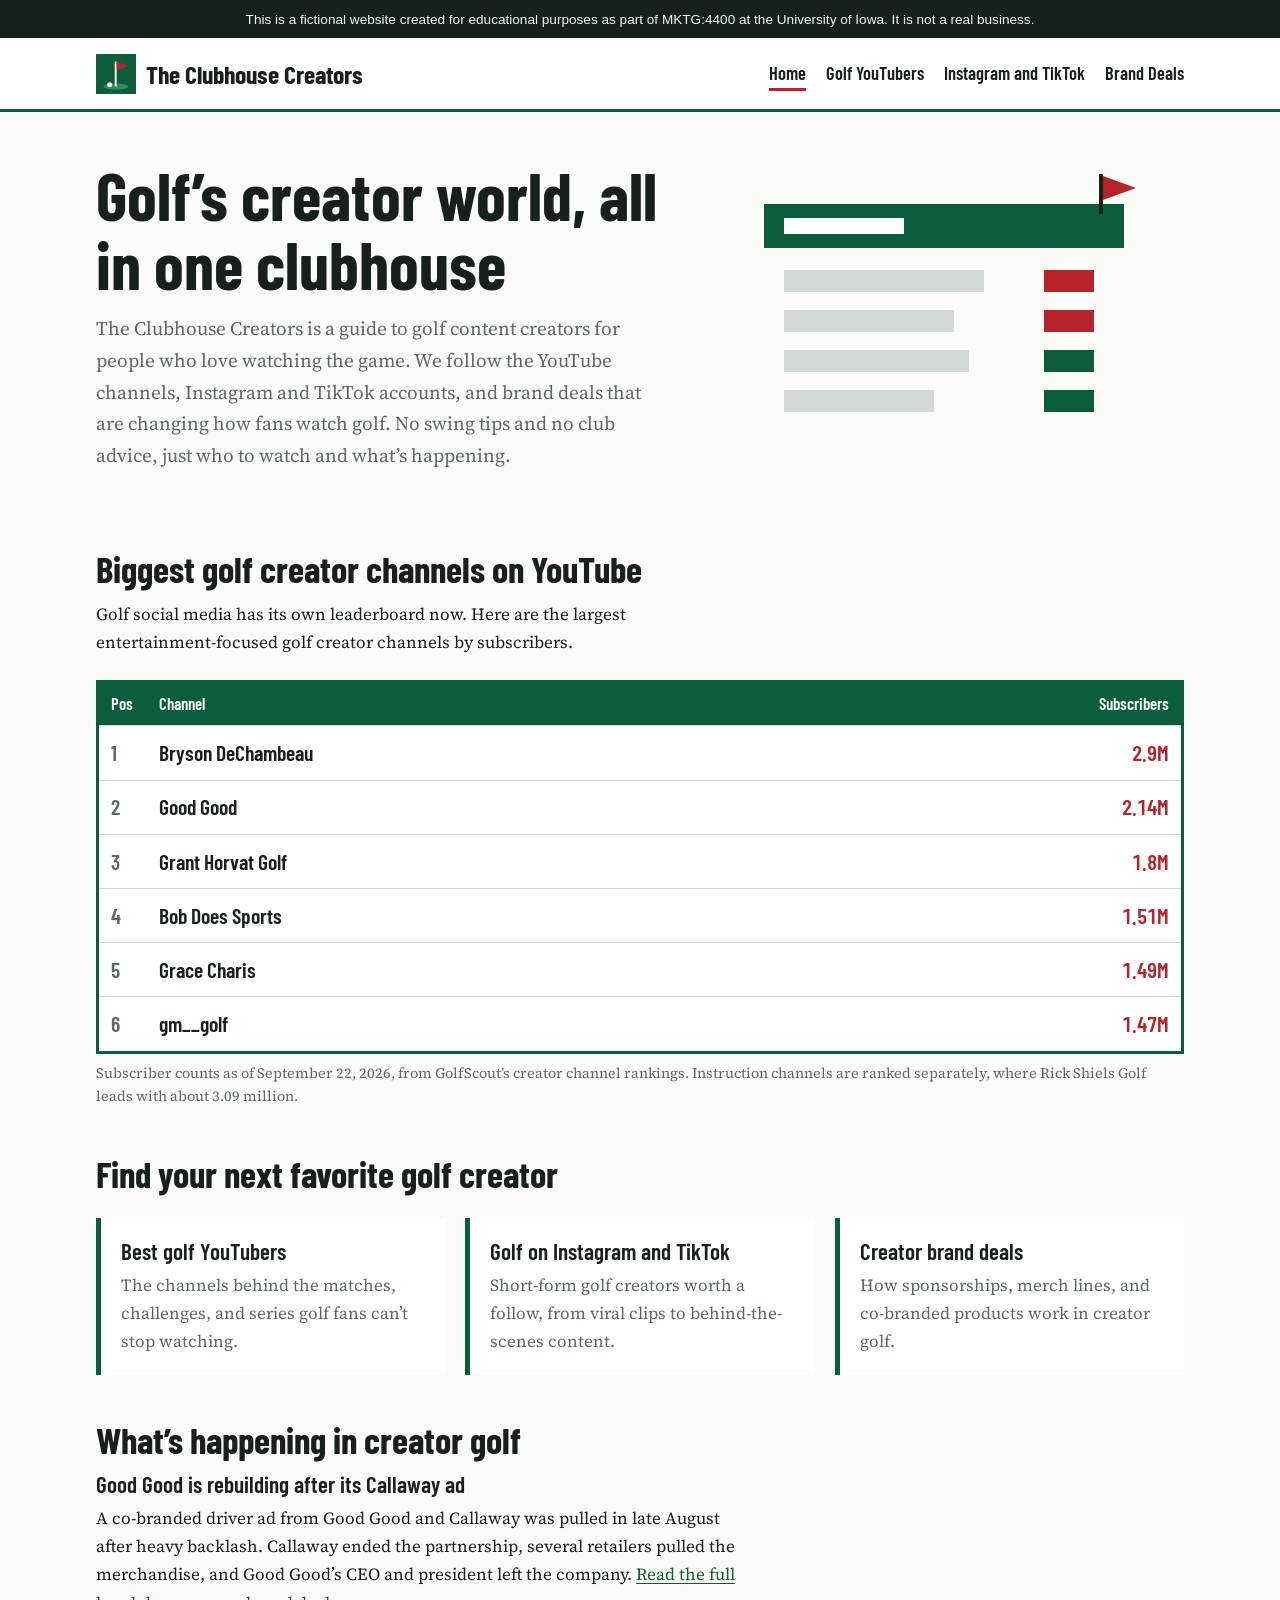
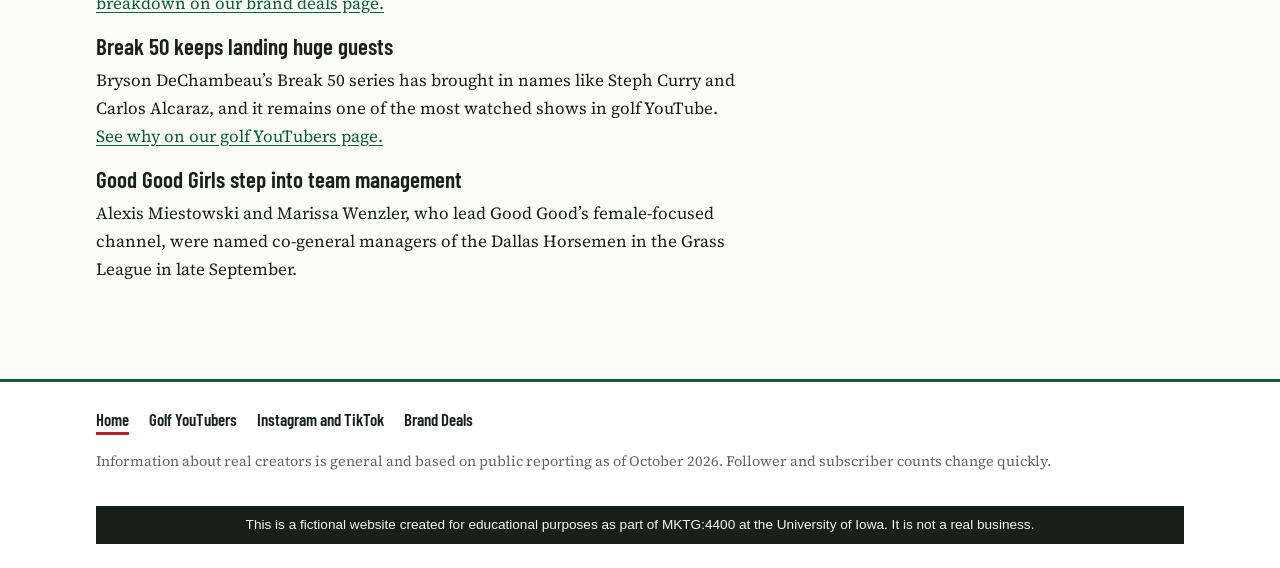
<file: index.html>
<!DOCTYPE html>
<html lang="en">
<head>
<meta charset="utf-8">
<meta name="viewport" content="width=device-width, initial-scale=1">
  <meta name="google-site-verification" content="6fj3h8ZQY_EG1TK9IlBe2ftBt2E16Rb-j0TkKRofe_Y" />
<title>Golf Content Creators and Golf Social Media Guide | The Clubhouse Creators</title>
<meta name="description" content="A guide to golf content creators for fans who love watching golf. Find the best golf YouTubers, Instagram and TikTok accounts, and creator brand deal news.">
<link rel="icon" href="logo.svg" type="image/svg+xml">
<link rel="preconnect" href="https://fonts.googleapis.com">
<link rel="preconnect" href="https://fonts.gstatic.com" crossorigin>
<link href="https://fonts.googleapis.com/css2?family=Barlow+Condensed:wght@600;700&family=Source+Serif+4:wght@400;600&display=swap" rel="stylesheet">
<link rel="stylesheet" href="styles.css">
</head>
<body>
<p class="notice">This is a fictional website created for educational purposes as part of MKTG:4400 at the University of Iowa. It is not a real business.</p>
<header class="site-header">
  <div class="wrap">
    <a class="brand" href="index.html"><img src="logo.svg" alt="The Clubhouse Creators logo, a red pin flag on a green square" width="40" height="40">The Clubhouse Creators</a>
    <nav class="nav" aria-label="Main"><ul><li><a href="index.html" aria-current="page">Home</a></li><li><a href="golf-youtubers.html">Golf YouTubers</a></li><li><a href="golf-influencers.html">Instagram and TikTok</a></li><li><a href="golf-brand-deals.html">Brand Deals</a></li></ul></nav>
  </div>
</header>
<main>
<div class="wrap">

<section class="intro">
  <div>
    <h1>Golf’s creator world, all in one clubhouse</h1>
    <p class="lede">The Clubhouse Creators is a guide to golf content creators for people who love watching the game. We follow the YouTube channels, Instagram and TikTok accounts, and brand deals that are changing how fans watch golf. No swing tips and no club advice, just who to watch and what’s happening.</p>
  </div>
  <img src="img-home.svg" alt="Illustration of a golf tournament leaderboard with a red pin flag, representing our rankings of golf content creators" width="400" height="300">
</section>

<h2>Biggest golf creator channels on YouTube</h2>
<p class="prose">Golf social media has its own leaderboard now. Here are the largest entertainment-focused golf creator channels by subscribers.</p>
<div class="board" role="table" aria-label="Golf creator channels ranked by YouTube subscribers">
  <div class="board-head" role="row"><span role="columnheader">Pos</span><span role="columnheader">Channel</span><span role="columnheader" style="text-align:right">Subscribers</span></div>
  <div class="board-row" role="row"><span class="pos" role="cell">1</span><span role="cell">Bryson DeChambeau</span><span class="num" role="cell">2.9M</span></div>
  <div class="board-row" role="row"><span class="pos" role="cell">2</span><span role="cell">Good Good</span><span class="num" role="cell">2.14M</span></div>
  <div class="board-row" role="row"><span class="pos" role="cell">3</span><span role="cell">Grant Horvat Golf</span><span class="num" role="cell">1.8M</span></div>
  <div class="board-row" role="row"><span class="pos" role="cell">4</span><span role="cell">Bob Does Sports</span><span class="num" role="cell">1.51M</span></div>
  <div class="board-row" role="row"><span class="pos" role="cell">5</span><span role="cell">Grace Charis</span><span class="num" role="cell">1.49M</span></div>
  <div class="board-row" role="row"><span class="pos" role="cell">6</span><span role="cell">gm__golf</span><span class="num" role="cell">1.47M</span></div>
</div>
<p class="source">Subscriber counts as of September 22, 2026, from GolfScout’s creator channel rankings. Instruction channels are ranked separately, where Rick Shiels Golf leads with about 3.09 million.</p>

<h2>Find your next favorite golf creator</h2>
<div class="sections">
  <a class="section-link" href="golf-youtubers.html"><h3>Best golf YouTubers</h3><p>The channels behind the matches, challenges, and series golf fans can’t stop watching.</p></a>
  <a class="section-link" href="golf-influencers.html"><h3>Golf on Instagram and TikTok</h3><p>Short-form golf creators worth a follow, from viral clips to behind-the-scenes content.</p></a>
  <a class="section-link" href="golf-brand-deals.html"><h3>Creator brand deals</h3><p>How sponsorships, merch lines, and co-branded products work in creator golf.</p></a>
</div>

<h2>What’s happening in creator golf</h2>
<div class="prose">
  <h3>Good Good is rebuilding after its Callaway ad</h3>
  <p>A co-branded driver ad from Good Good and Callaway was pulled in late August after heavy backlash. Callaway ended the partnership, several retailers pulled the merchandise, and Good Good’s CEO and president left the company. <a href="golf-brand-deals.html">Read the full breakdown on our brand deals page.</a></p>
  <h3>Break 50 keeps landing huge guests</h3>
  <p>Bryson DeChambeau’s Break 50 series has brought in names like Steph Curry and Carlos Alcaraz, and it remains one of the most watched shows in golf YouTube. <a href="golf-youtubers.html">See why on our golf YouTubers page.</a></p>
  <h3>Good Good Girls step into team management</h3>
  <p>Alexis Miestowski and Marissa Wenzler, who lead Good Good’s female-focused channel, were named co-general managers of the Dallas Horsemen in the Grass League in late September.</p>
</div>

</div>
</main>
<footer class="site-footer">
  <div class="wrap">
    <nav class="nav" aria-label="Footer"><ul><li><a href="index.html" aria-current="page">Home</a></li><li><a href="golf-youtubers.html">Golf YouTubers</a></li><li><a href="golf-influencers.html">Instagram and TikTok</a></li><li><a href="golf-brand-deals.html">Brand Deals</a></li></ul></nav>
    <p class="small">Information about real creators is general and based on public reporting as of October 2026. Follower and subscriber counts change quickly.</p>
    <p class="notice">This is a fictional website created for educational purposes as part of MKTG:4400 at the University of Iowa. It is not a real business.</p>
  </div>
</footer>
</body>
</html>
</file>
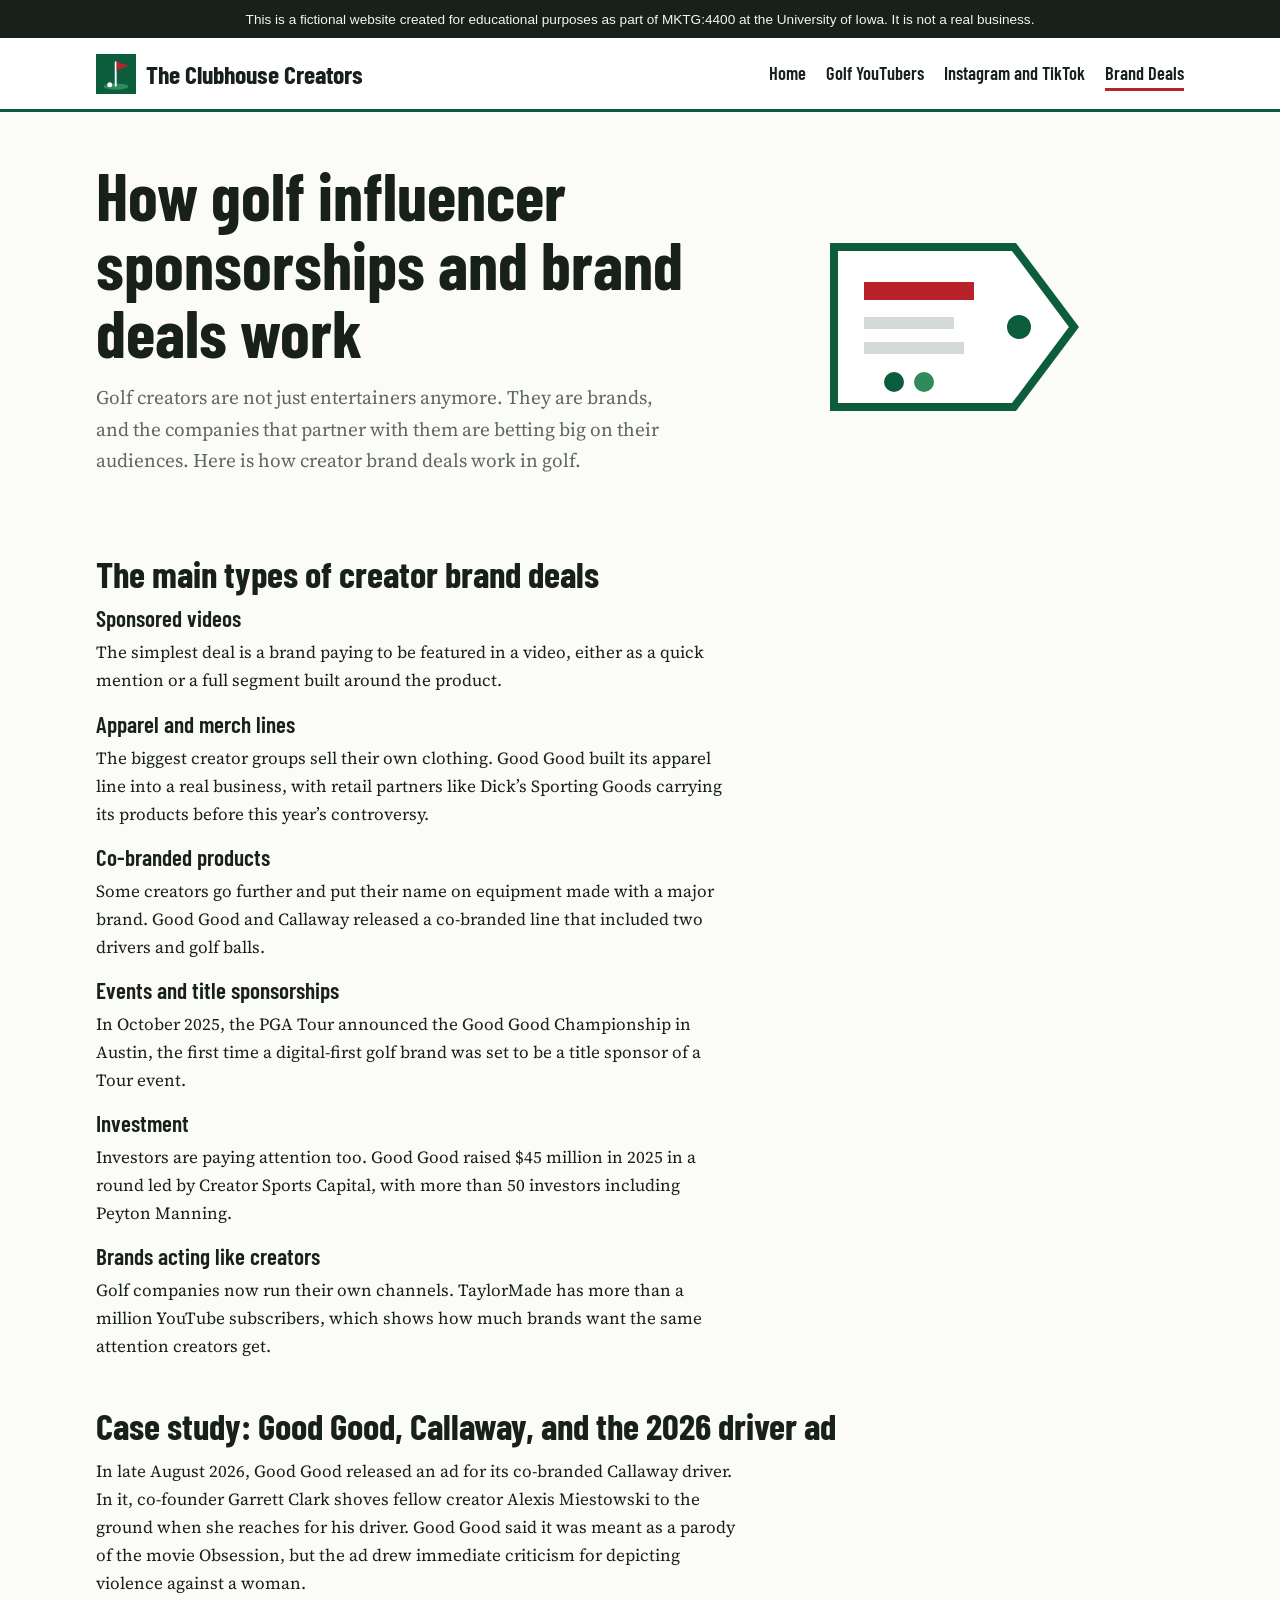
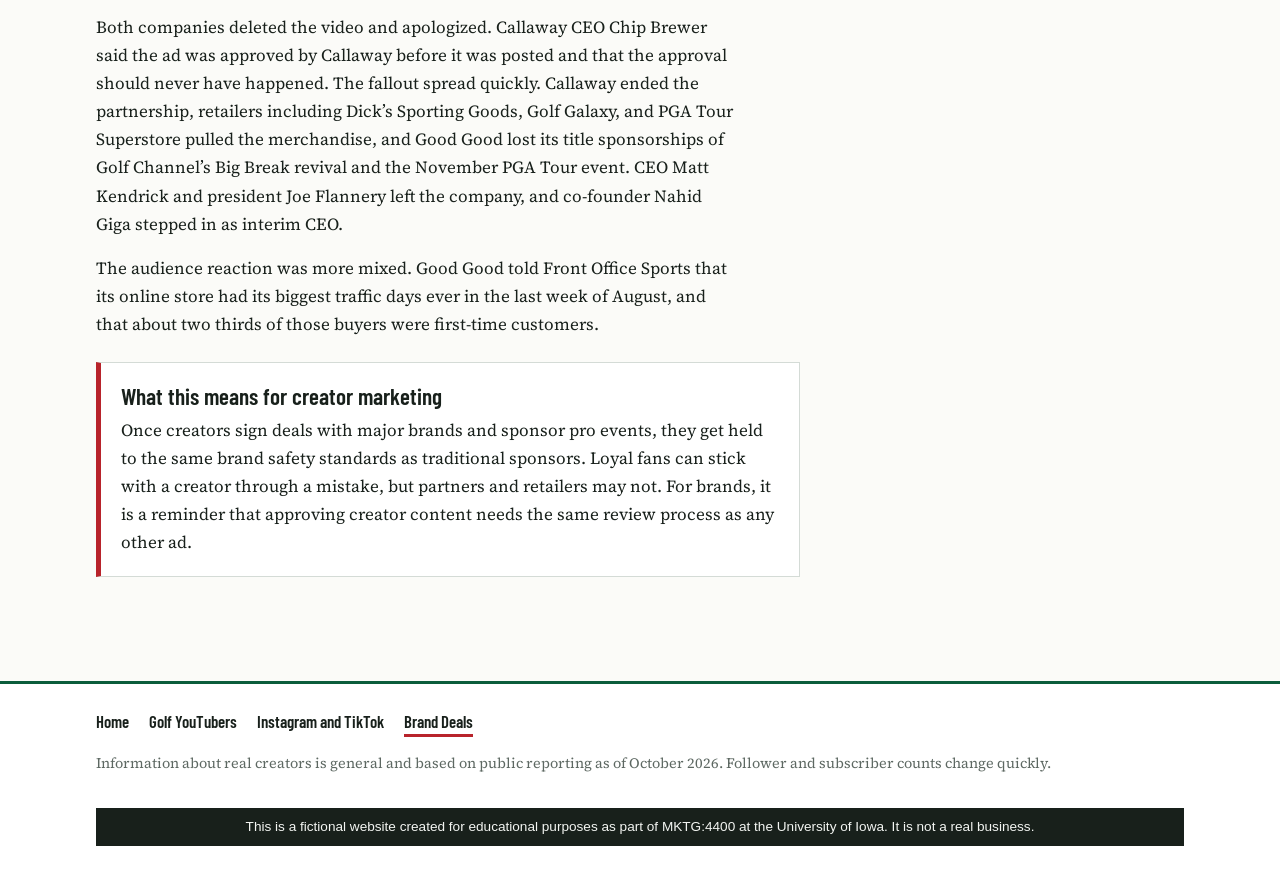
<file: golf-brand-deals.html>
<!DOCTYPE html>
<html lang="en">
<head>
<meta charset="utf-8">
<meta name="viewport" content="width=device-width, initial-scale=1">
<title>Golf Influencer Sponsorships and Creator Brand Deals | The Clubhouse Creators</title>
<meta name="description" content="How golf influencer sponsorships and creator brand deals work, from merch lines to title sponsorships, plus a case study on Good Good and Callaway.">
<link rel="icon" href="logo.svg" type="image/svg+xml">
<link rel="preconnect" href="https://fonts.googleapis.com">
<link rel="preconnect" href="https://fonts.gstatic.com" crossorigin>
<link href="https://fonts.googleapis.com/css2?family=Barlow+Condensed:wght@600;700&family=Source+Serif+4:wght@400;600&display=swap" rel="stylesheet">
<link rel="stylesheet" href="styles.css">
</head>
<body>
<p class="notice">This is a fictional website created for educational purposes as part of MKTG:4400 at the University of Iowa. It is not a real business.</p>
<header class="site-header">
  <div class="wrap">
    <a class="brand" href="index.html"><img src="logo.svg" alt="The Clubhouse Creators logo, a red pin flag on a green square" width="40" height="40">The Clubhouse Creators</a>
    <nav class="nav" aria-label="Main"><ul><li><a href="index.html">Home</a></li><li><a href="golf-youtubers.html">Golf YouTubers</a></li><li><a href="golf-influencers.html">Instagram and TikTok</a></li><li><a href="golf-brand-deals.html" aria-current="page">Brand Deals</a></li></ul></nav>
  </div>
</header>
<main>
<div class="wrap">

<section class="intro">
  <div>
    <h1>How golf influencer sponsorships and brand deals work</h1>
    <p class="lede">Golf creators are not just entertainers anymore. They are brands, and the companies that partner with them are betting big on their audiences. Here is how creator brand deals work in golf.</p>
  </div>
  <img src="img-deals.svg" alt="Illustration of a sponsorship price tag, representing golf creator brand deals" width="400" height="300">
</section>

<h2>The main types of creator brand deals</h2>
<div class="prose">
  <h3>Sponsored videos</h3>
  <p>The simplest deal is a brand paying to be featured in a video, either as a quick mention or a full segment built around the product.</p>
  <h3>Apparel and merch lines</h3>
  <p>The biggest creator groups sell their own clothing. Good Good built its apparel line into a real business, with retail partners like Dick’s Sporting Goods carrying its products before this year’s controversy.</p>
  <h3>Co-branded products</h3>
  <p>Some creators go further and put their name on equipment made with a major brand. Good Good and Callaway released a co-branded line that included two drivers and golf balls.</p>
  <h3>Events and title sponsorships</h3>
  <p>In October 2025, the PGA Tour announced the Good Good Championship in Austin, the first time a digital-first golf brand was set to be a title sponsor of a Tour event.</p>
  <h3>Investment</h3>
  <p>Investors are paying attention too. Good Good raised $45 million in 2025 in a round led by Creator Sports Capital, with more than 50 investors including Peyton Manning.</p>
  <h3>Brands acting like creators</h3>
  <p>Golf companies now run their own channels. TaylorMade has more than a million YouTube subscribers, which shows how much brands want the same attention creators get.</p>
</div>

<h2>Case study: Good Good, Callaway, and the 2026 driver ad</h2>
<div class="prose">
  <p>In late August 2026, Good Good released an ad for its co-branded Callaway driver. In it, co-founder Garrett Clark shoves fellow creator Alexis Miestowski to the ground when she reaches for his driver. Good Good said it was meant as a parody of the movie Obsession, but the ad drew immediate criticism for depicting violence against a woman.</p>
  <p>Both companies deleted the video and apologized. Callaway CEO Chip Brewer said the ad was approved by Callaway before it was posted and that the approval should never have happened. The fallout spread quickly. Callaway ended the partnership, retailers including Dick’s Sporting Goods, Golf Galaxy, and PGA Tour Superstore pulled the merchandise, and Good Good lost its title sponsorships of Golf Channel’s Big Break revival and the November PGA Tour event. CEO Matt Kendrick and president Joe Flannery left the company, and co-founder Nahid Giga stepped in as interim CEO.</p>
  <p>The audience reaction was more mixed. Good Good told Front Office Sports that its online store had its biggest traffic days ever in the last week of August, and that about two thirds of those buyers were first-time customers.</p>
</div>

<div class="callout">
  <h3>What this means for creator marketing</h3>
  <p>Once creators sign deals with major brands and sponsor pro events, they get held to the same brand safety standards as traditional sponsors. Loyal fans can stick with a creator through a mistake, but partners and retailers may not. For brands, it is a reminder that approving creator content needs the same review process as any other ad.</p>
</div>

</div>
</main>
<footer class="site-footer">
  <div class="wrap">
    <nav class="nav" aria-label="Footer"><ul><li><a href="index.html">Home</a></li><li><a href="golf-youtubers.html">Golf YouTubers</a></li><li><a href="golf-influencers.html">Instagram and TikTok</a></li><li><a href="golf-brand-deals.html" aria-current="page">Brand Deals</a></li></ul></nav>
    <p class="small">Information about real creators is general and based on public reporting as of October 2026. Follower and subscriber counts change quickly.</p>
    <p class="notice">This is a fictional website created for educational purposes as part of MKTG:4400 at the University of Iowa. It is not a real business.</p>
  </div>
</footer>
</body>
</html>
</file>
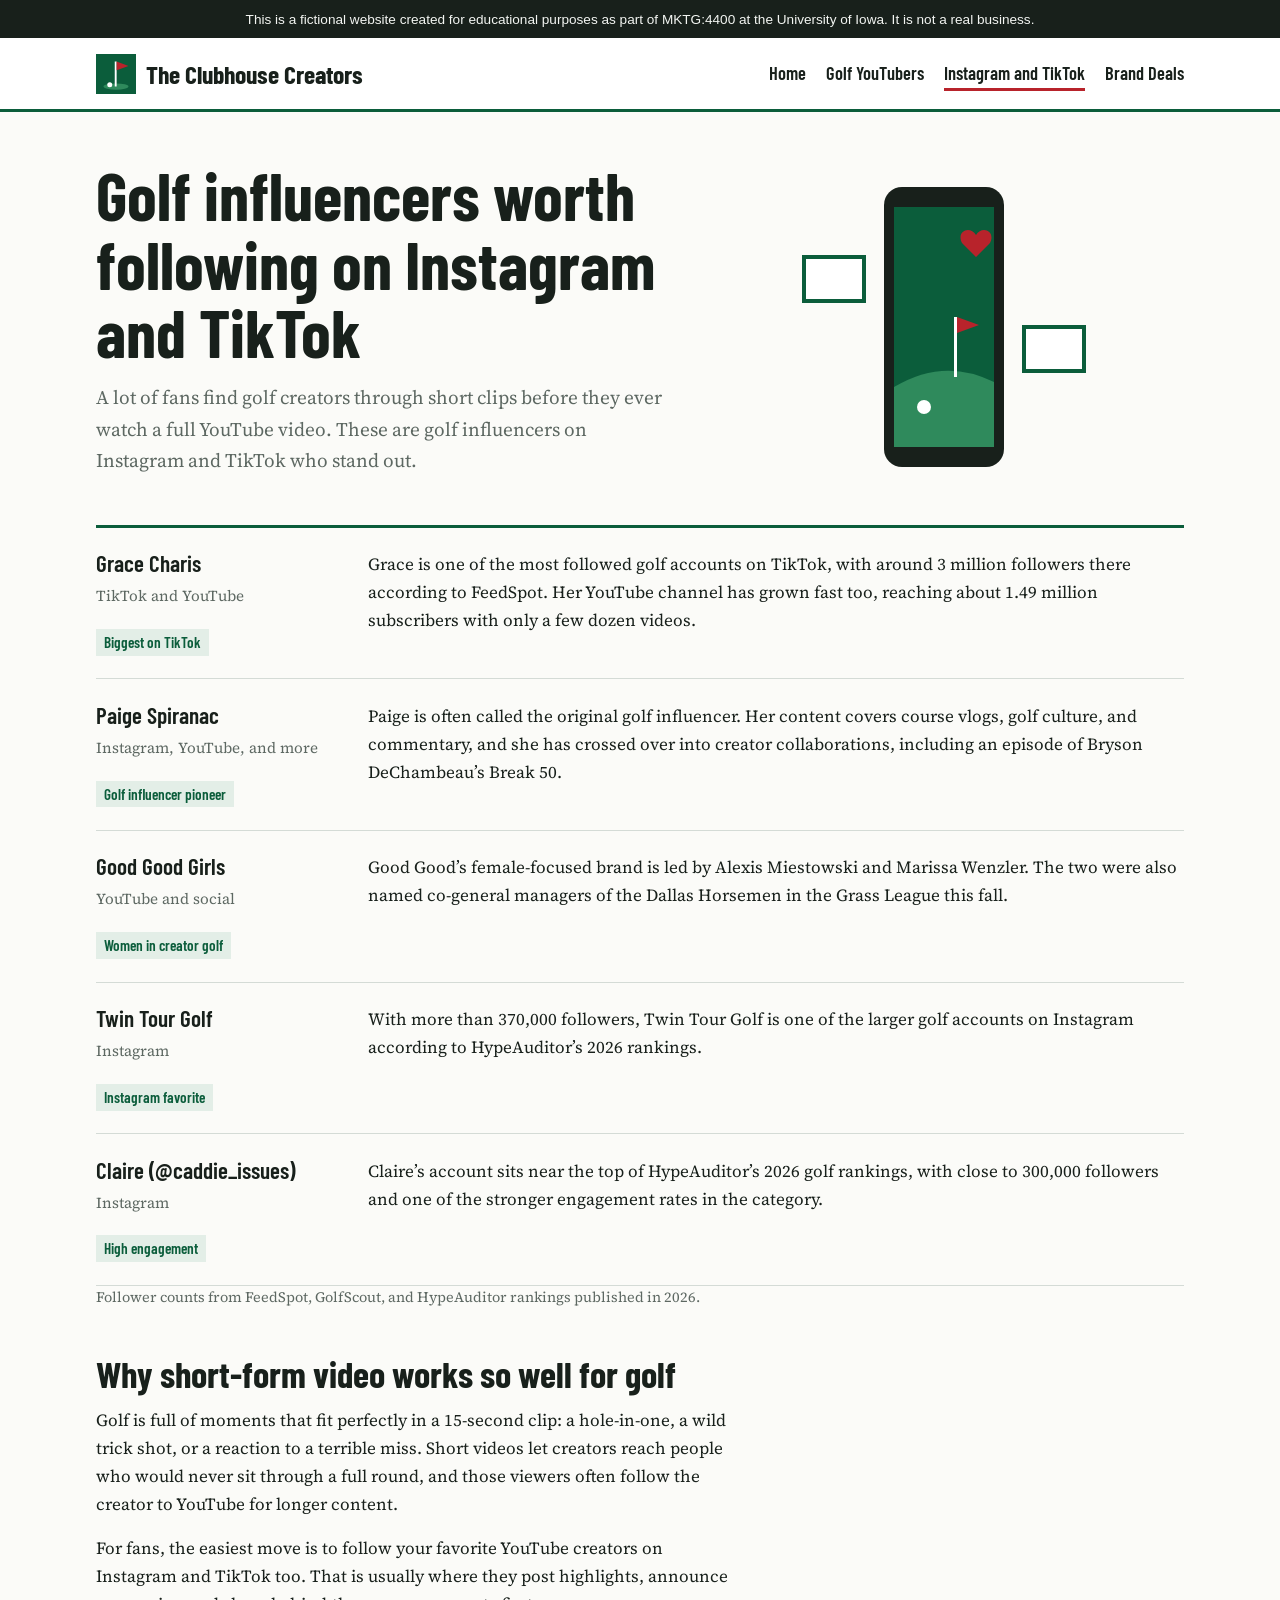
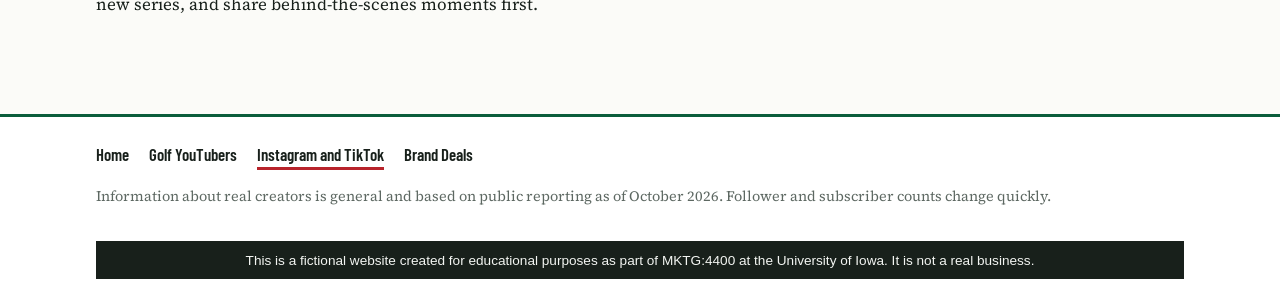
<file: golf-influencers.html>
<!DOCTYPE html>
<html lang="en">
<head>
<meta charset="utf-8">
<meta name="viewport" content="width=device-width, initial-scale=1">
<title>Golf Influencers on Instagram and TikTok | The Clubhouse Creators</title>
<meta name="description" content="Golf influencers worth following on Instagram and TikTok, including Grace Charis and Paige Spiranac, and why short-form video works for golf.">
<link rel="icon" href="logo.svg" type="image/svg+xml">
<link rel="preconnect" href="https://fonts.googleapis.com">
<link rel="preconnect" href="https://fonts.gstatic.com" crossorigin>
<link href="https://fonts.googleapis.com/css2?family=Barlow+Condensed:wght@600;700&family=Source+Serif+4:wght@400;600&display=swap" rel="stylesheet">
<link rel="stylesheet" href="styles.css">
</head>
<body>
<p class="notice">This is a fictional website created for educational purposes as part of MKTG:4400 at the University of Iowa. It is not a real business.</p>
<header class="site-header">
  <div class="wrap">
    <a class="brand" href="index.html"><img src="logo.svg" alt="The Clubhouse Creators logo, a red pin flag on a green square" width="40" height="40">The Clubhouse Creators</a>
    <nav class="nav" aria-label="Main"><ul><li><a href="index.html">Home</a></li><li><a href="golf-youtubers.html">Golf YouTubers</a></li><li><a href="golf-influencers.html" aria-current="page">Instagram and TikTok</a></li><li><a href="golf-brand-deals.html">Brand Deals</a></li></ul></nav>
  </div>
</header>
<main>
<div class="wrap">

<section class="intro">
  <div>
    <h1>Golf influencers worth following on Instagram and TikTok</h1>
    <p class="lede">A lot of fans find golf creators through short clips before they ever watch a full YouTube video. These are golf influencers on Instagram and TikTok who stand out.</p>
  </div>
  <img src="img-social.svg" alt="Illustration of a phone playing a short golf video, representing golf influencers on Instagram and TikTok" width="400" height="300">
</section>

<div class="profiles">
  <article class="profile">
    <div><h3>Grace Charis</h3><p class="meta">TikTok and YouTube</p><span class="tag">Biggest on TikTok</span></div>
    <div><p>Grace is one of the most followed golf accounts on TikTok, with around 3 million followers there according to FeedSpot. Her YouTube channel has grown fast too, reaching about 1.49 million subscribers with only a few dozen videos.</p></div>
  </article>
  <article class="profile">
    <div><h3>Paige Spiranac</h3><p class="meta">Instagram, YouTube, and more</p><span class="tag">Golf influencer pioneer</span></div>
    <div><p>Paige is often called the original golf influencer. Her content covers course vlogs, golf culture, and commentary, and she has crossed over into creator collaborations, including an episode of Bryson DeChambeau’s Break 50.</p></div>
  </article>
  <article class="profile">
    <div><h3>Good Good Girls</h3><p class="meta">YouTube and social</p><span class="tag">Women in creator golf</span></div>
    <div><p>Good Good’s female-focused brand is led by Alexis Miestowski and Marissa Wenzler. The two were also named co-general managers of the Dallas Horsemen in the Grass League this fall.</p></div>
  </article>
  <article class="profile">
    <div><h3>Twin Tour Golf</h3><p class="meta">Instagram</p><span class="tag">Instagram favorite</span></div>
    <div><p>With more than 370,000 followers, Twin Tour Golf is one of the larger golf accounts on Instagram according to HypeAuditor’s 2026 rankings.</p></div>
  </article>
  <article class="profile">
    <div><h3>Claire (@caddie_issues)</h3><p class="meta">Instagram</p><span class="tag">High engagement</span></div>
    <div><p>Claire’s account sits near the top of HypeAuditor’s 2026 golf rankings, with close to 300,000 followers and one of the stronger engagement rates in the category.</p></div>
  </article>
</div>
<p class="source">Follower counts from FeedSpot, GolfScout, and HypeAuditor rankings published in 2026.</p>

<h2>Why short-form video works so well for golf</h2>
<div class="prose">
  <p>Golf is full of moments that fit perfectly in a 15-second clip: a hole-in-one, a wild trick shot, or a reaction to a terrible miss. Short videos let creators reach people who would never sit through a full round, and those viewers often follow the creator to YouTube for longer content.</p>
  <p>For fans, the easiest move is to follow your favorite YouTube creators on Instagram and TikTok too. That is usually where they post highlights, announce new series, and share behind-the-scenes moments first.</p>
</div>

</div>
</main>
<footer class="site-footer">
  <div class="wrap">
    <nav class="nav" aria-label="Footer"><ul><li><a href="index.html">Home</a></li><li><a href="golf-youtubers.html">Golf YouTubers</a></li><li><a href="golf-influencers.html" aria-current="page">Instagram and TikTok</a></li><li><a href="golf-brand-deals.html">Brand Deals</a></li></ul></nav>
    <p class="small">Information about real creators is general and based on public reporting as of October 2026. Follower and subscriber counts change quickly.</p>
    <p class="notice">This is a fictional website created for educational purposes as part of MKTG:4400 at the University of Iowa. It is not a real business.</p>
  </div>
</footer>
</body>
</html>
</file>
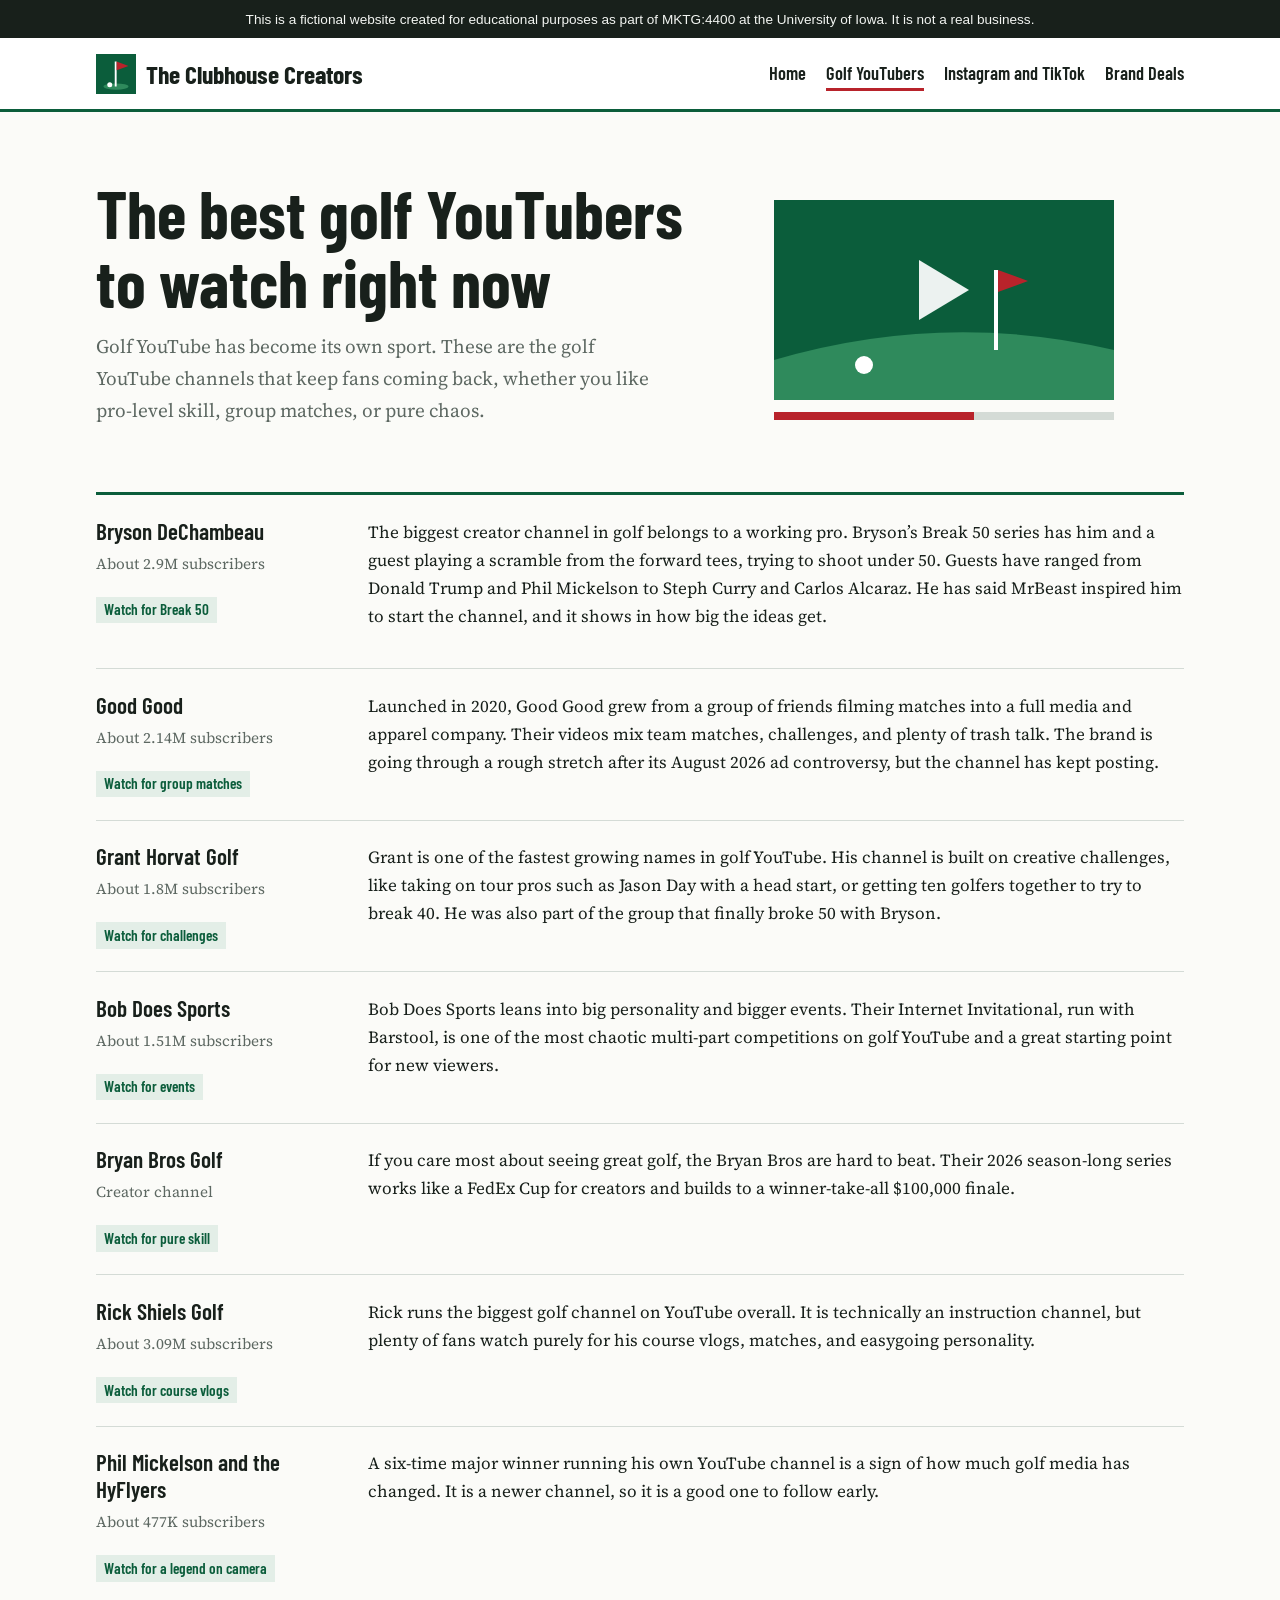
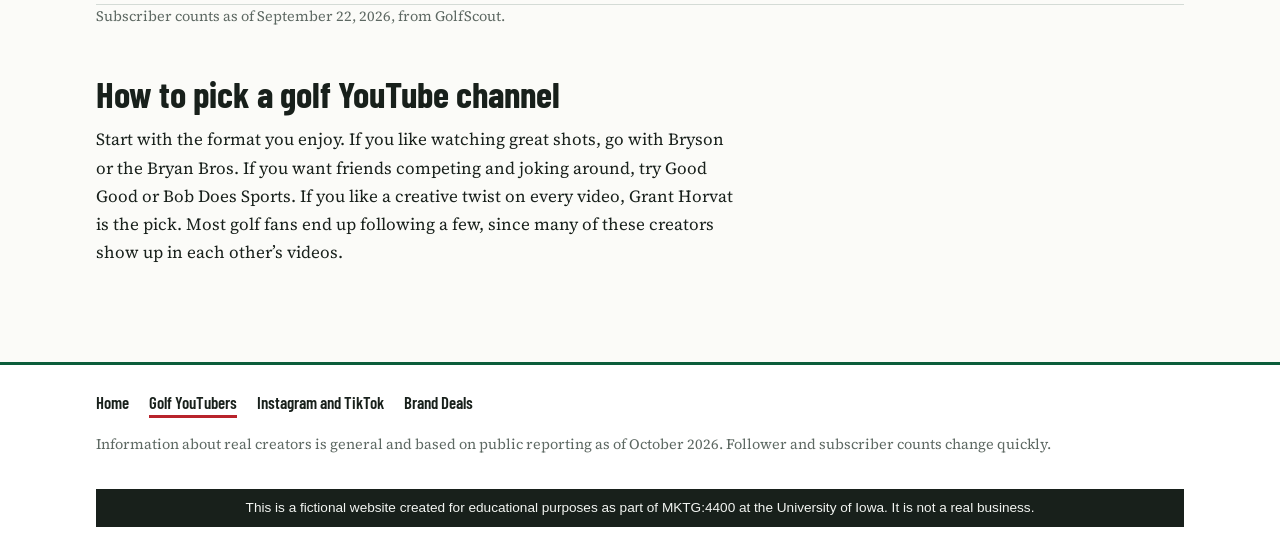
<file: golf-youtubers.html>
<!DOCTYPE html>
<html lang="en">
<head>
<meta charset="utf-8">
<meta name="viewport" content="width=device-width, initial-scale=1">
<title>Best Golf YouTubers and Channels to Watch in 2026 | The Clubhouse Creators</title>
<meta name="description" content="The best golf YouTubers to watch, from Bryson DeChambeau’s Break 50 to Good Good, Grant Horvat, and Bob Does Sports, plus how to pick a channel.">
<link rel="icon" href="logo.svg" type="image/svg+xml">
<link rel="preconnect" href="https://fonts.googleapis.com">
<link rel="preconnect" href="https://fonts.gstatic.com" crossorigin>
<link href="https://fonts.googleapis.com/css2?family=Barlow+Condensed:wght@600;700&family=Source+Serif+4:wght@400;600&display=swap" rel="stylesheet">
<link rel="stylesheet" href="styles.css">
</head>
<body>
<p class="notice">This is a fictional website created for educational purposes as part of MKTG:4400 at the University of Iowa. It is not a real business.</p>
<header class="site-header">
  <div class="wrap">
    <a class="brand" href="index.html"><img src="logo.svg" alt="The Clubhouse Creators logo, a red pin flag on a green square" width="40" height="40">The Clubhouse Creators</a>
    <nav class="nav" aria-label="Main"><ul><li><a href="index.html">Home</a></li><li><a href="golf-youtubers.html" aria-current="page">Golf YouTubers</a></li><li><a href="golf-influencers.html">Instagram and TikTok</a></li><li><a href="golf-brand-deals.html">Brand Deals</a></li></ul></nav>
  </div>
</header>
<main>
<div class="wrap">

<section class="intro">
  <div>
    <h1>The best golf YouTubers to watch right now</h1>
    <p class="lede">Golf YouTube has become its own sport. These are the golf YouTube channels that keep fans coming back, whether you like pro-level skill, group matches, or pure chaos.</p>
  </div>
  <img src="img-youtube.svg" alt="Illustration of a golf video with a play button over a green and pin flag, representing the best golf YouTube channels" width="400" height="300">
</section>

<div class="profiles">
  <article class="profile">
    <div><h3>Bryson DeChambeau</h3><p class="meta">About 2.9M subscribers</p><span class="tag">Watch for Break 50</span></div>
    <div><p>The biggest creator channel in golf belongs to a working pro. Bryson’s Break 50 series has him and a guest playing a scramble from the forward tees, trying to shoot under 50. Guests have ranged from Donald Trump and Phil Mickelson to Steph Curry and Carlos Alcaraz. He has said MrBeast inspired him to start the channel, and it shows in how big the ideas get.</p></div>
  </article>
  <article class="profile">
    <div><h3>Good Good</h3><p class="meta">About 2.14M subscribers</p><span class="tag">Watch for group matches</span></div>
    <div><p>Launched in 2020, Good Good grew from a group of friends filming matches into a full media and apparel company. Their videos mix team matches, challenges, and plenty of trash talk. The brand is going through a rough stretch after its August 2026 ad controversy, but the channel has kept posting.</p></div>
  </article>
  <article class="profile">
    <div><h3>Grant Horvat Golf</h3><p class="meta">About 1.8M subscribers</p><span class="tag">Watch for challenges</span></div>
    <div><p>Grant is one of the fastest growing names in golf YouTube. His channel is built on creative challenges, like taking on tour pros such as Jason Day with a head start, or getting ten golfers together to try to break 40. He was also part of the group that finally broke 50 with Bryson.</p></div>
  </article>
  <article class="profile">
    <div><h3>Bob Does Sports</h3><p class="meta">About 1.51M subscribers</p><span class="tag">Watch for events</span></div>
    <div><p>Bob Does Sports leans into big personality and bigger events. Their Internet Invitational, run with Barstool, is one of the most chaotic multi-part competitions on golf YouTube and a great starting point for new viewers.</p></div>
  </article>
  <article class="profile">
    <div><h3>Bryan Bros Golf</h3><p class="meta">Creator channel</p><span class="tag">Watch for pure skill</span></div>
    <div><p>If you care most about seeing great golf, the Bryan Bros are hard to beat. Their 2026 season-long series works like a FedEx Cup for creators and builds to a winner-take-all $100,000 finale.</p></div>
  </article>
  <article class="profile">
    <div><h3>Rick Shiels Golf</h3><p class="meta">About 3.09M subscribers</p><span class="tag">Watch for course vlogs</span></div>
    <div><p>Rick runs the biggest golf channel on YouTube overall. It is technically an instruction channel, but plenty of fans watch purely for his course vlogs, matches, and easygoing personality.</p></div>
  </article>
  <article class="profile">
    <div><h3>Phil Mickelson and the HyFlyers</h3><p class="meta">About 477K subscribers</p><span class="tag">Watch for a legend on camera</span></div>
    <div><p>A six-time major winner running his own YouTube channel is a sign of how much golf media has changed. It is a newer channel, so it is a good one to follow early.</p></div>
  </article>
</div>
<p class="source">Subscriber counts as of September 22, 2026, from GolfScout.</p>

<h2>How to pick a golf YouTube channel</h2>
<div class="prose">
  <p>Start with the format you enjoy. If you like watching great shots, go with Bryson or the Bryan Bros. If you want friends competing and joking around, try Good Good or Bob Does Sports. If you like a creative twist on every video, Grant Horvat is the pick. Most golf fans end up following a few, since many of these creators show up in each other’s videos.</p>
</div>

</div>
</main>
<footer class="site-footer">
  <div class="wrap">
    <nav class="nav" aria-label="Footer"><ul><li><a href="index.html">Home</a></li><li><a href="golf-youtubers.html" aria-current="page">Golf YouTubers</a></li><li><a href="golf-influencers.html">Instagram and TikTok</a></li><li><a href="golf-brand-deals.html">Brand Deals</a></li></ul></nav>
    <p class="small">Information about real creators is general and based on public reporting as of October 2026. Follower and subscriber counts change quickly.</p>
    <p class="notice">This is a fictional website created for educational purposes as part of MKTG:4400 at the University of Iowa. It is not a real business.</p>
  </div>
</footer>
</body>
</html>
</file>
<file: styles.css>
/* The Clubhouse Creators: shared styles
   Concept: a hand-operated tournament leaderboard. White board panels,
   green and red numbers, condensed sign-painter type. */

:root {
  --board: #fbfbf8;
  --surface: #ffffff;
  --ink: #18201b;
  --muted: #5d6862;
  --green: #0b5d3b;
  --green-soft: #e3eee7;
  --red: #b8232b;
  --line: #d4dbd6;
  --notice-bg: #18201b;
  --notice-ink: #f3f5f2;
  color-scheme: light;
}

@media (prefers-color-scheme: dark) {
  :root {
    --board: #121814;
    --surface: #1a221d;
    --ink: #e9eeea;
    --muted: #a3afa8;
    --green: #5fbf8f;
    --green-soft: #1f3a2c;
    --red: #ef6b6f;
    --line: #2d3832;
    --notice-bg: #e9eeea;
    --notice-ink: #121814;
    color-scheme: dark;
  }
}

* { box-sizing: border-box; }

html { -webkit-text-size-adjust: 100%; }

body {
  margin: 0;
  background: var(--board);
  color: var(--ink);
  font-family: "Source Serif 4", Georgia, "Times New Roman", serif;
  font-size: 1.0625rem;
  line-height: 1.65;
}

img { max-width: 100%; height: auto; display: block; }

a { color: var(--green); text-underline-offset: 3px; }
a:hover { color: var(--red); }
a:focus-visible, button:focus-visible {
  outline: 3px solid var(--red);
  outline-offset: 2px;
}

h1, h2, h3, .brand, .nav a, .board-row, .tag {
  font-family: "Barlow Condensed", "Arial Narrow", "Helvetica Neue", Arial, sans-serif;
}

h1 { font-size: clamp(2.4rem, 7vw, 4.2rem); line-height: 1.02; font-weight: 700; margin: 0 0 1rem; }
h2 { font-size: clamp(1.7rem, 4vw, 2.3rem); line-height: 1.1; font-weight: 700; margin: 2.75rem 0 0.75rem; }
h3 { font-size: 1.45rem; line-height: 1.15; font-weight: 600; margin: 0 0 0.4rem; }
p { margin: 0 0 1rem; }

.wrap { width: min(100% - 2.5rem, 68rem); margin-inline: auto; }
.prose { max-width: 40rem; }

/* Required class notice */
.notice {
  background: var(--notice-bg);
  color: var(--notice-ink);
  font-family: Arial, Helvetica, sans-serif;
  font-size: 0.85rem;
  line-height: 1.4;
  padding: 0.6rem 1.25rem;
  margin: 0;
  text-align: center;
}

/* Header */
.site-header { border-bottom: 3px solid var(--green); background: var(--surface); }
.site-header .wrap {
  display: flex; flex-wrap: wrap; align-items: center;
  justify-content: space-between; gap: 0.75rem 1.5rem; padding-block: 0.9rem;
}
.brand {
  display: flex; align-items: center; gap: 0.6rem;
  font-size: 1.6rem; font-weight: 700; color: var(--ink); text-decoration: none;
}
.brand img { width: 40px; height: 40px; }
.nav ul { list-style: none; margin: 0; padding: 0; display: flex; flex-wrap: wrap; gap: 0.25rem 1.25rem; }
.nav a { font-size: 1.15rem; font-weight: 600; color: var(--ink); text-decoration: none; padding: 0.2rem 0; border-bottom: 3px solid transparent; }
.nav a:hover { color: var(--green); }
.nav a[aria-current="page"] { border-bottom-color: var(--red); }

/* Page intro */
.intro { padding: 3rem 0 1rem; display: grid; gap: 2rem; align-items: center; }
@media (min-width: 52rem) { .intro { grid-template-columns: 1.4fr 1fr; } }
.lede { font-size: 1.2rem; color: var(--muted); max-width: 36rem; }

/* The leaderboard: the one bold element */
.board {
  background: var(--surface);
  border: 3px solid var(--green);
  margin: 1.5rem 0 0.5rem;
  overflow-x: auto;
}
.board-head, .board-row {
  display: grid;
  grid-template-columns: 3rem 1fr 7rem;
  align-items: center;
  min-width: 20rem;
}
.board-head {
  background: var(--green); color: #fff;
  font-family: "Barlow Condensed", "Arial Narrow", Arial, sans-serif;
  font-weight: 600; font-size: 1.05rem; padding: 0.45rem 0.75rem;
}
.board-row { border-top: 1px solid var(--line); padding: 0.55rem 0.75rem; font-size: 1.35rem; font-weight: 600; }
.board-row .pos { color: var(--muted); }
.board-row .num { text-align: right; color: var(--red); font-variant-numeric: tabular-nums; }
.board-row .num.up { color: var(--green); }
.source { font-size: 0.9rem; color: var(--muted); }

/* Section links on home */
.sections { display: grid; gap: 1.25rem; margin-top: 1.5rem; }
@media (min-width: 48rem) { .sections { grid-template-columns: repeat(3, 1fr); } }
.section-link {
  display: block; padding: 1.25rem; background: var(--surface);
  border-left: 5px solid var(--green); color: var(--ink); text-decoration: none;
}
.section-link:hover { border-left-color: var(--red); color: var(--ink); }
.section-link p { color: var(--muted); margin: 0; }

/* Creator profiles */
.profiles { display: grid; gap: 0; margin-top: 1rem; border-top: 3px solid var(--green); }
.profile { padding: 1.4rem 0; border-bottom: 1px solid var(--line); display: grid; gap: 0.3rem 2rem; }
@media (min-width: 48rem) { .profile { grid-template-columns: 15rem 1fr; } }
.profile .meta { color: var(--muted); font-size: 0.95rem; }
.tag {
  display: inline-block; font-size: 0.95rem; font-weight: 600;
  background: var(--green-soft); color: var(--green); padding: 0.05rem 0.5rem; margin-top: 0.3rem;
}

.callout { background: var(--surface); border: 1px solid var(--line); border-left: 5px solid var(--red); padding: 1.25rem; margin: 1.5rem 0; max-width: 44rem; }
.callout p:last-child { margin-bottom: 0; }

main { padding-bottom: 3rem; }

/* Footer */
.site-footer { border-top: 3px solid var(--green); background: var(--surface); margin-top: 2rem; }
.site-footer .wrap { padding-block: 1.5rem; display: grid; gap: 1rem; }
.site-footer .nav a { font-size: 1.05rem; }
.site-footer .notice { border-radius: 0; }
.small { font-size: 0.9rem; color: var(--muted); }
</file>
